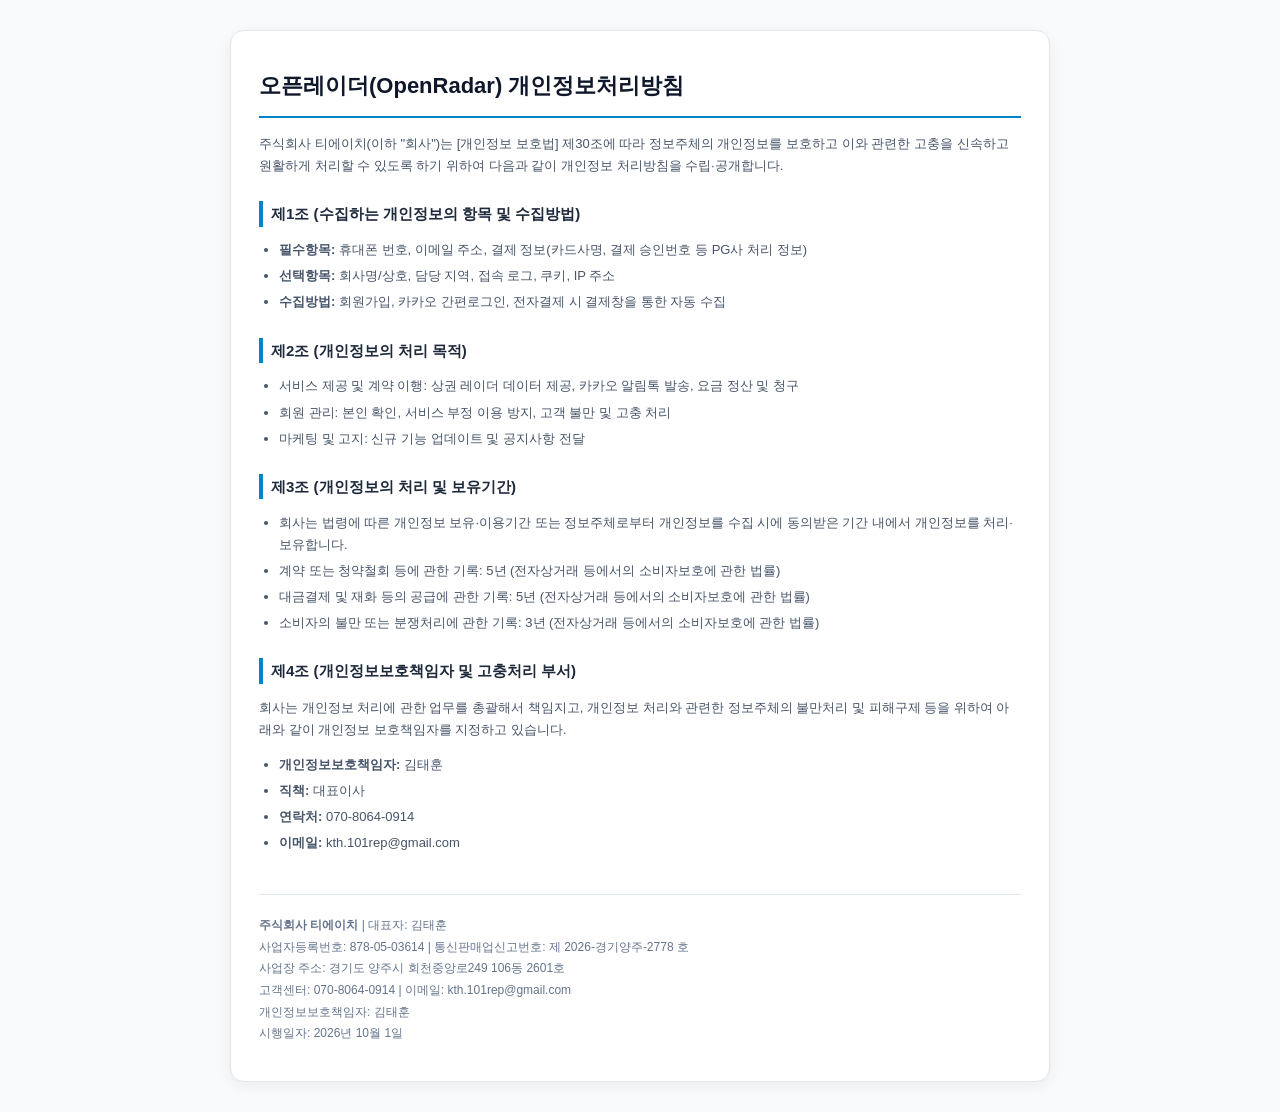
<file: privacy.html>
<!DOCTYPE html>
<html lang="ko">
<head>
  <meta charset="UTF-8">
  <meta name="viewport" content="width=device-width, initial-scale=1.0">
  <title>오픈레이더 - 개인정보처리방침</title>
  <style>
    body { font-family: -apple-system, BlinkMacSystemFont, "Segoe UI", Roboto, "Noto Sans KR", sans-serif; line-height: 1.7; color: #1e293b; max-width: 820px; margin: 30px auto; padding: 0 20px; background: #f8fafc; }
    .card { background: #ffffff; padding: 36px 28px; border-radius: 14px; border: 1px solid #e2e8f0; box-shadow: 0 4px 16px rgba(0,0,0,0.06); }
    h1 { font-size: 22px; border-bottom: 2px solid #0284c7; padding-bottom: 12px; color: #0f172a; margin-top: 0; }
    h2 { font-size: 15px; margin-top: 24px; color: #1e293b; border-left: 4px solid #0284c7; padding-left: 8px; }
    p, li { font-size: 13px; color: #475569; }
    ul { padding-left: 20px; margin: 8px 0; }
    li { margin-bottom: 4px; }
    .footer { margin-top: 40px; padding-top: 20px; border-top: 1px solid #e2e8f0; font-size: 12px; color: #64748b; line-height: 1.8; }
  </style>
</head>
<body>
  <div class="card">
    <h1>오픈레이더(OpenRadar) 개인정보처리방침</h1>
    
    <p>주식회사 티에이치(이하 "회사")는 [개인정보 보호법] 제30조에 따라 정보주체의 개인정보를 보호하고 이와 관련한 고충을 신속하고 원활하게 처리할 수 있도록 하기 위하여 다음과 같이 개인정보 처리방침을 수립·공개합니다.</p>

    <h2>제1조 (수집하는 개인정보의 항목 및 수집방법)</h2>
    <ul>
      <li><strong>필수항목:</strong> 휴대폰 번호, 이메일 주소, 결제 정보(카드사명, 결제 승인번호 등 PG사 처리 정보)</li>
      <li><strong>선택항목:</strong> 회사명/상호, 담당 지역, 접속 로그, 쿠키, IP 주소</li>
      <li><strong>수집방법:</strong> 회원가입, 카카오 간편로그인, 전자결제 시 결제창을 통한 자동 수집</li>
    </ul>

    <h2>제2조 (개인정보의 처리 목적)</h2>
    <ul>
      <li>서비스 제공 및 계약 이행: 상권 레이더 데이터 제공, 카카오 알림톡 발송, 요금 정산 및 청구</li>
      <li>회원 관리: 본인 확인, 서비스 부정 이용 방지, 고객 불만 및 고충 처리</li>
      <li>마케팅 및 고지: 신규 기능 업데이트 및 공지사항 전달</li>
    </ul>

    <h2>제3조 (개인정보의 처리 및 보유기간)</h2>
    <ul>
      <li>회사는 법령에 따른 개인정보 보유·이용기간 또는 정보주체로부터 개인정보를 수집 시에 동의받은 기간 내에서 개인정보를 처리·보유합니다.</li>
      <li>계약 또는 청약철회 등에 관한 기록: 5년 (전자상거래 등에서의 소비자보호에 관한 법률)</li>
      <li>대금결제 및 재화 등의 공급에 관한 기록: 5년 (전자상거래 등에서의 소비자보호에 관한 법률)</li>
      <li>소비자의 불만 또는 분쟁처리에 관한 기록: 3년 (전자상거래 등에서의 소비자보호에 관한 법률)</li>
    </ul>

    <h2>제4조 (개인정보보호책임자 및 고충처리 부서)</h2>
    <p>회사는 개인정보 처리에 관한 업무를 총괄해서 책임지고, 개인정보 처리와 관련한 정보주체의 불만처리 및 피해구제 등을 위하여 아래와 같이 개인정보 보호책임자를 지정하고 있습니다.</p>
    <ul>
      <li><strong>개인정보보호책임자:</strong> 김태훈</li>
      <li><strong>직책:</strong> 대표이사</li>
      <li><strong>연락처:</strong> 070-8064-0914</li>
      <li><strong>이메일:</strong> kth.101rep@gmail.com</li>
    </ul>

    <div class="footer">
      <strong>주식회사 티에이치</strong> | 대표자: 김태훈<br/>
      사업자등록번호: 878-05-03614 | 통신판매업신고번호: 제 2026-경기양주-2778 호<br/>
      사업장 주소: 경기도 양주시 회천중앙로249 106동 2601호<br/>
      고객센터: 070-8064-0914 | 이메일: kth.101rep@gmail.com<br/>
      개인정보보호책임자: 김태훈<br/>
      시행일자: 2026년 10월 1일
    </div>
  </div>
</body>
</html>
</file>
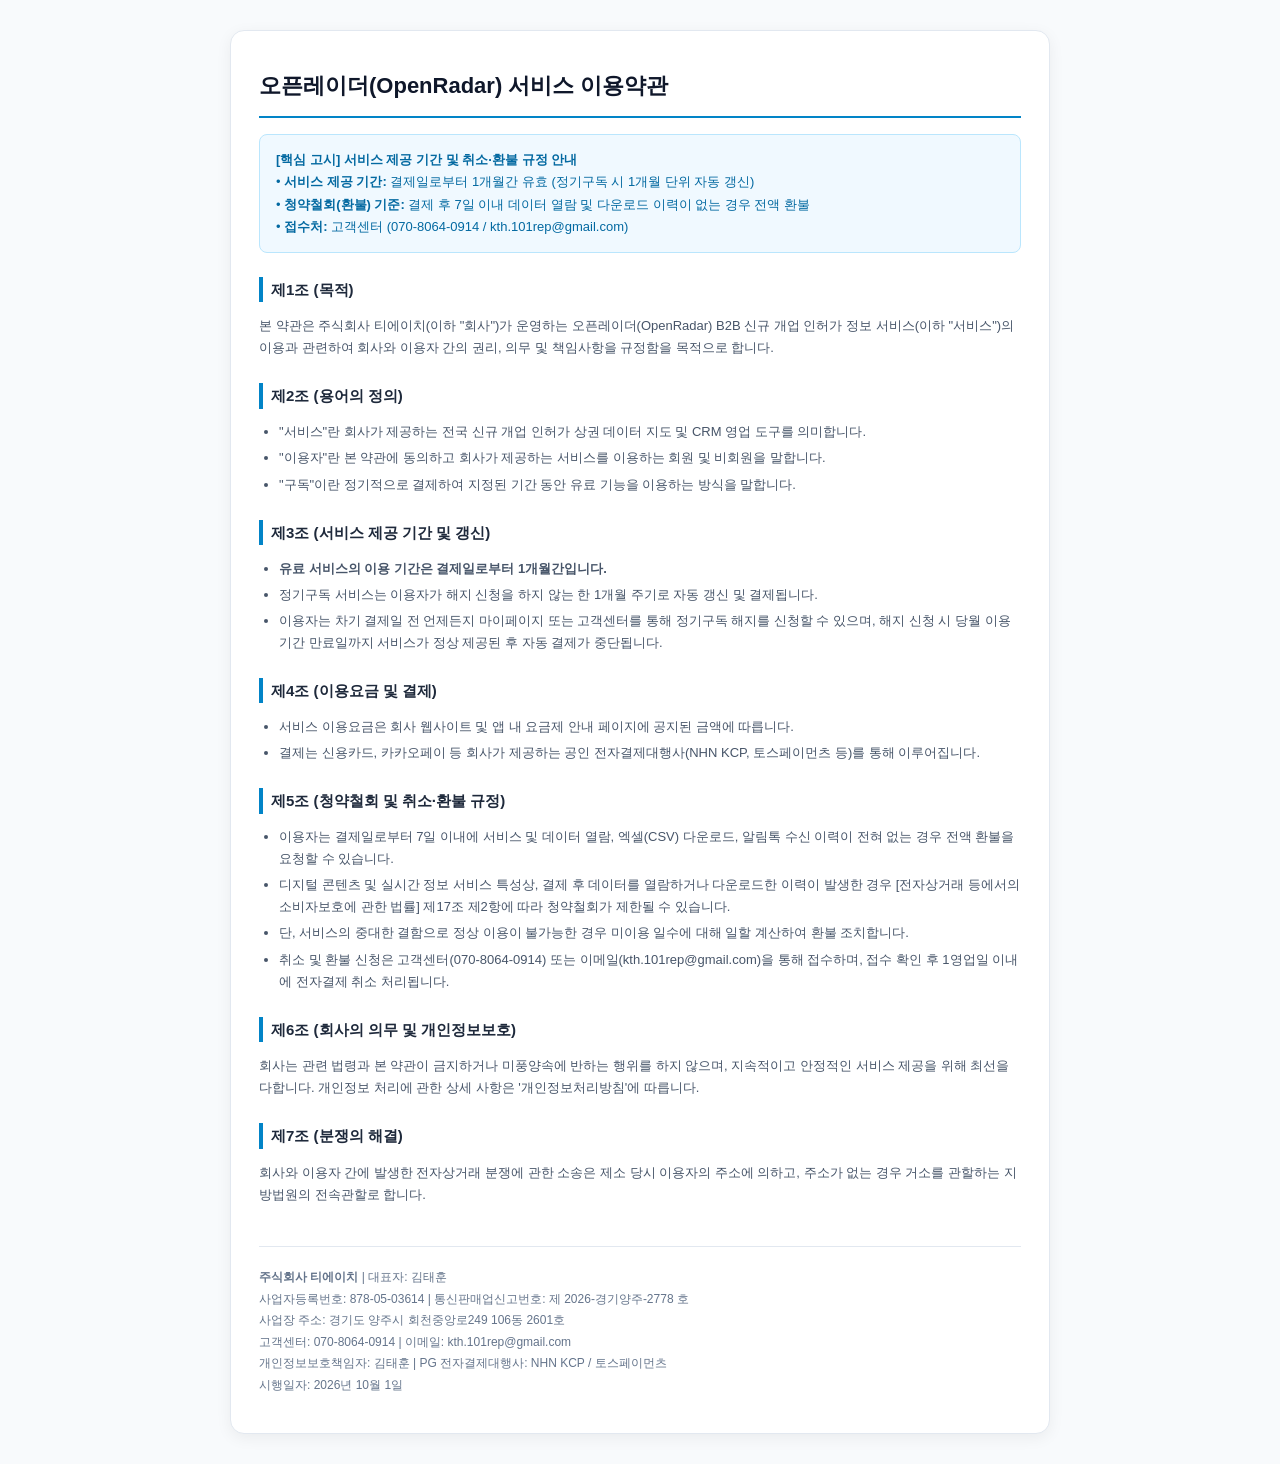
<file: terms.html>
<!DOCTYPE html>
<html lang="ko">
<head>
  <meta charset="UTF-8">
  <meta name="viewport" content="width=device-width, initial-scale=1.0">
  <title>오픈레이더 - 서비스 이용약관</title>
  <style>
    body { font-family: -apple-system, BlinkMacSystemFont, "Segoe UI", Roboto, "Noto Sans KR", sans-serif; line-height: 1.7; color: #1e293b; max-width: 820px; margin: 30px auto; padding: 0 20px; background: #f8fafc; }
    .card { background: #ffffff; padding: 36px 28px; border-radius: 14px; border: 1px solid #e2e8f0; box-shadow: 0 4px 16px rgba(0,0,0,0.06); }
    h1 { font-size: 22px; border-bottom: 2px solid #0284c7; padding-bottom: 12px; color: #0f172a; margin-top: 0; }
    h2 { font-size: 15px; margin-top: 24px; color: #1e293b; border-left: 4px solid #0284c7; padding-left: 8px; }
    p, li { font-size: 13px; color: #475569; }
    ul { padding-left: 20px; margin: 8px 0; }
    li { margin-bottom: 4px; }
    .highlight-box { background: #f0f9ff; border: 1px solid #bae6fd; border-radius: 8px; padding: 14px 16px; margin: 16px 0; font-size: 13px; color: #0369a1; }
    .footer { margin-top: 40px; padding-top: 20px; border-top: 1px solid #e2e8f0; font-size: 12px; color: #64748b; line-height: 1.8; }
  </style>
</head>
<body>
  <div class="card">
    <h1>오픈레이더(OpenRadar) 서비스 이용약관</h1>
    
    <div class="highlight-box">
      <strong>[핵심 고시] 서비스 제공 기간 및 취소·환불 규정 안내</strong><br/>
      • <strong>서비스 제공 기간:</strong> 결제일로부터 1개월간 유효 (정기구독 시 1개월 단위 자동 갱신)<br/>
      • <strong>청약철회(환불) 기준:</strong> 결제 후 7일 이내 데이터 열람 및 다운로드 이력이 없는 경우 전액 환불<br/>
      • <strong>접수처:</strong> 고객센터 (070-8064-0914 / kth.101rep@gmail.com)
    </div>

    <h2>제1조 (목적)</h2>
    <p>본 약관은 주식회사 티에이치(이하 "회사")가 운영하는 오픈레이더(OpenRadar) B2B 신규 개업 인허가 정보 서비스(이하 "서비스")의 이용과 관련하여 회사와 이용자 간의 권리, 의무 및 책임사항을 규정함을 목적으로 합니다.</p>

    <h2>제2조 (용어의 정의)</h2>
    <ul>
      <li>"서비스"란 회사가 제공하는 전국 신규 개업 인허가 상권 데이터 지도 및 CRM 영업 도구를 의미합니다.</li>
      <li>"이용자"란 본 약관에 동의하고 회사가 제공하는 서비스를 이용하는 회원 및 비회원을 말합니다.</li>
      <li>"구독"이란 정기적으로 결제하여 지정된 기간 동안 유료 기능을 이용하는 방식을 말합니다.</li>
    </ul>

    <h2>제3조 (서비스 제공 기간 및 갱신)</h2>
    <ul>
      <li><strong>유료 서비스의 이용 기간은 결제일로부터 1개월간입니다.</strong></li>
      <li>정기구독 서비스는 이용자가 해지 신청을 하지 않는 한 1개월 주기로 자동 갱신 및 결제됩니다.</li>
      <li>이용자는 차기 결제일 전 언제든지 마이페이지 또는 고객센터를 통해 정기구독 해지를 신청할 수 있으며, 해지 신청 시 당월 이용 기간 만료일까지 서비스가 정상 제공된 후 자동 결제가 중단됩니다.</li>
    </ul>

    <h2>제4조 (이용요금 및 결제)</h2>
    <ul>
      <li>서비스 이용요금은 회사 웹사이트 및 앱 내 요금제 안내 페이지에 공지된 금액에 따릅니다.</li>
      <li>결제는 신용카드, 카카오페이 등 회사가 제공하는 공인 전자결제대행사(NHN KCP, 토스페이먼츠 등)를 통해 이루어집니다.</li>
    </ul>

    <h2>제5조 (청약철회 및 취소·환불 규정)</h2>
    <ul>
      <li>이용자는 결제일로부터 7일 이내에 서비스 및 데이터 열람, 엑셀(CSV) 다운로드, 알림톡 수신 이력이 전혀 없는 경우 전액 환불을 요청할 수 있습니다.</li>
      <li>디지털 콘텐츠 및 실시간 정보 서비스 특성상, 결제 후 데이터를 열람하거나 다운로드한 이력이 발생한 경우 [전자상거래 등에서의 소비자보호에 관한 법률] 제17조 제2항에 따라 청약철회가 제한될 수 있습니다.</li>
      <li>단, 서비스의 중대한 결함으로 정상 이용이 불가능한 경우 미이용 일수에 대해 일할 계산하여 환불 조치합니다.</li>
      <li>취소 및 환불 신청은 고객센터(070-8064-0914) 또는 이메일(kth.101rep@gmail.com)을 통해 접수하며, 접수 확인 후 1영업일 이내에 전자결제 취소 처리됩니다.</li>
    </ul>

    <h2>제6조 (회사의 의무 및 개인정보보호)</h2>
    <p>회사는 관련 법령과 본 약관이 금지하거나 미풍양속에 반하는 행위를 하지 않으며, 지속적이고 안정적인 서비스 제공을 위해 최선을 다합니다. 개인정보 처리에 관한 상세 사항은 '개인정보처리방침'에 따릅니다.</p>

    <h2>제7조 (분쟁의 해결)</h2>
    <p>회사와 이용자 간에 발생한 전자상거래 분쟁에 관한 소송은 제소 당시 이용자의 주소에 의하고, 주소가 없는 경우 거소를 관할하는 지방법원의 전속관할로 합니다.</p>

    <div class="footer">
      <strong>주식회사 티에이치</strong> | 대표자: 김태훈<br/>
      사업자등록번호: 878-05-03614 | 통신판매업신고번호: 제 2026-경기양주-2778 호<br/>
      사업장 주소: 경기도 양주시 회천중앙로249 106동 2601호<br/>
      고객센터: 070-8064-0914 | 이메일: kth.101rep@gmail.com<br/>
      개인정보보호책임자: 김태훈 | PG 전자결제대행사: NHN KCP / 토스페이먼츠<br/>
      시행일자: 2026년 10월 1일
    </div>
  </div>
</body>
</html>
</file>
